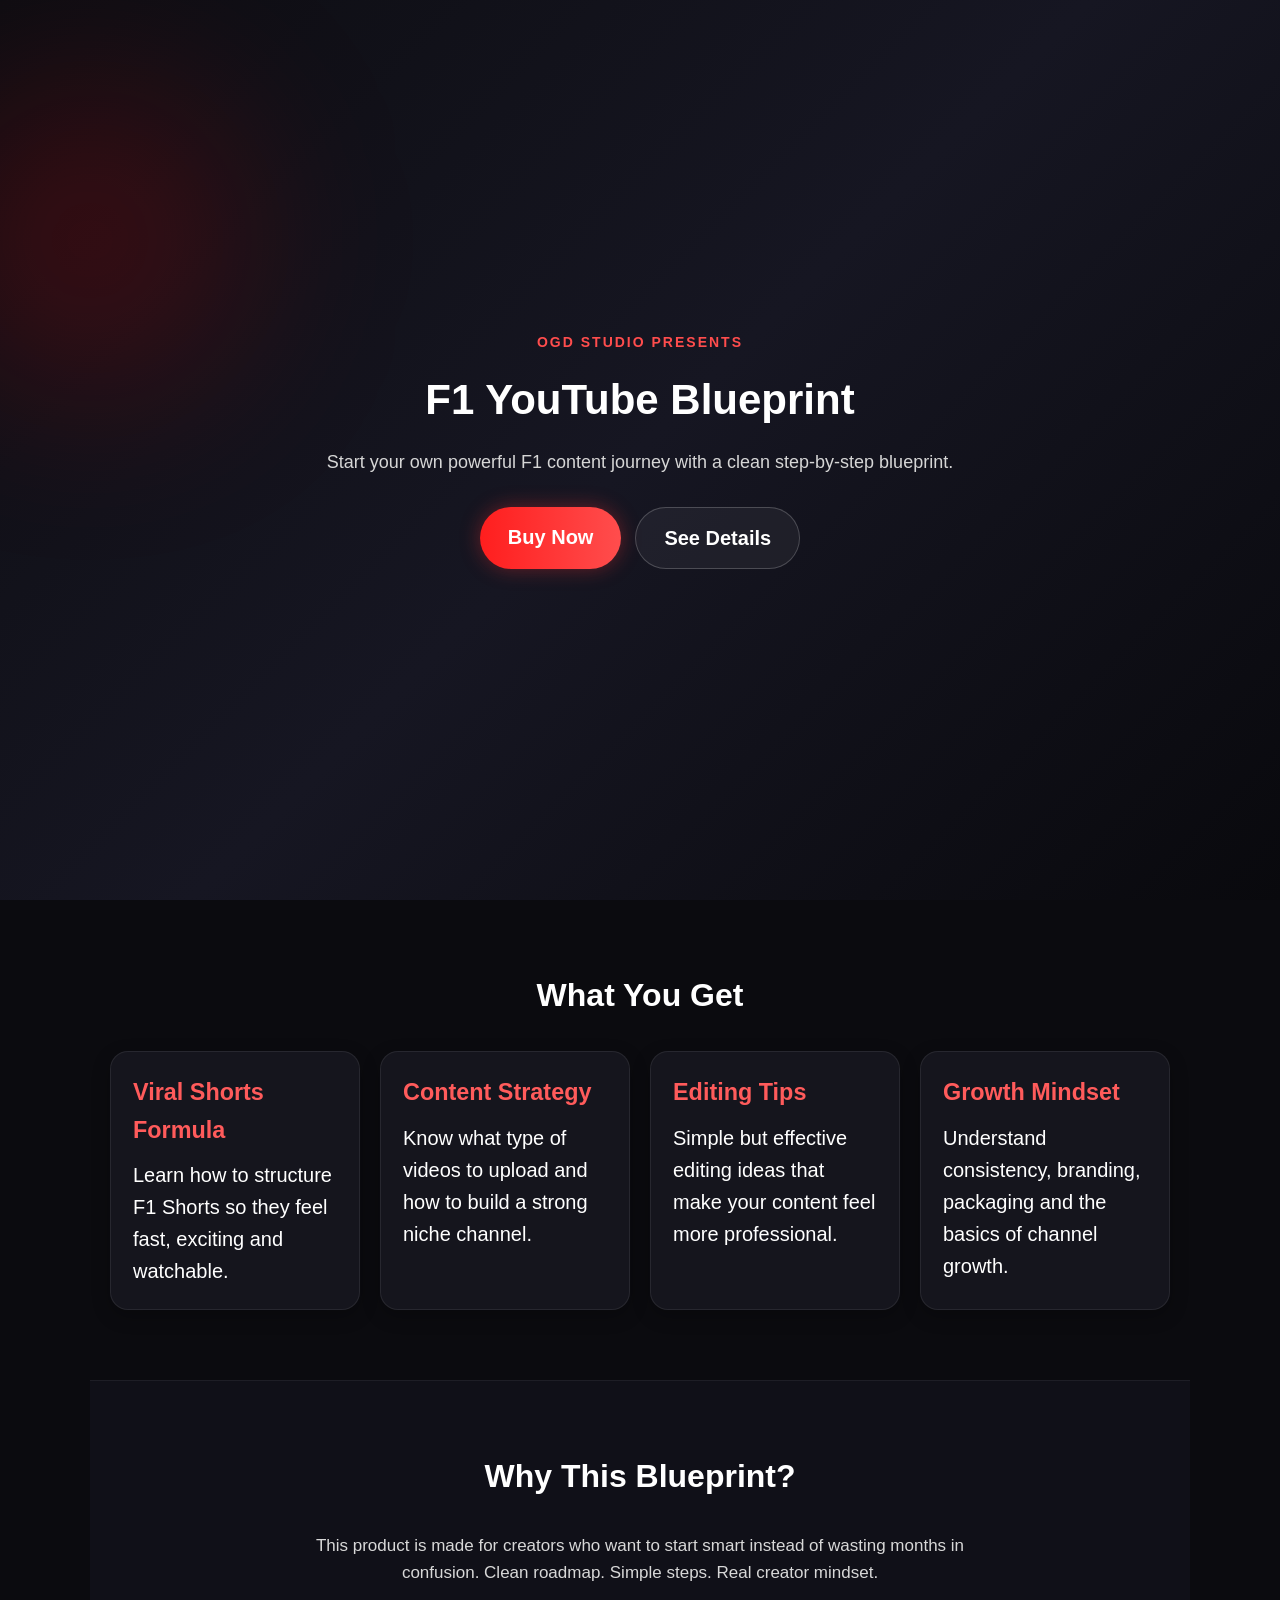
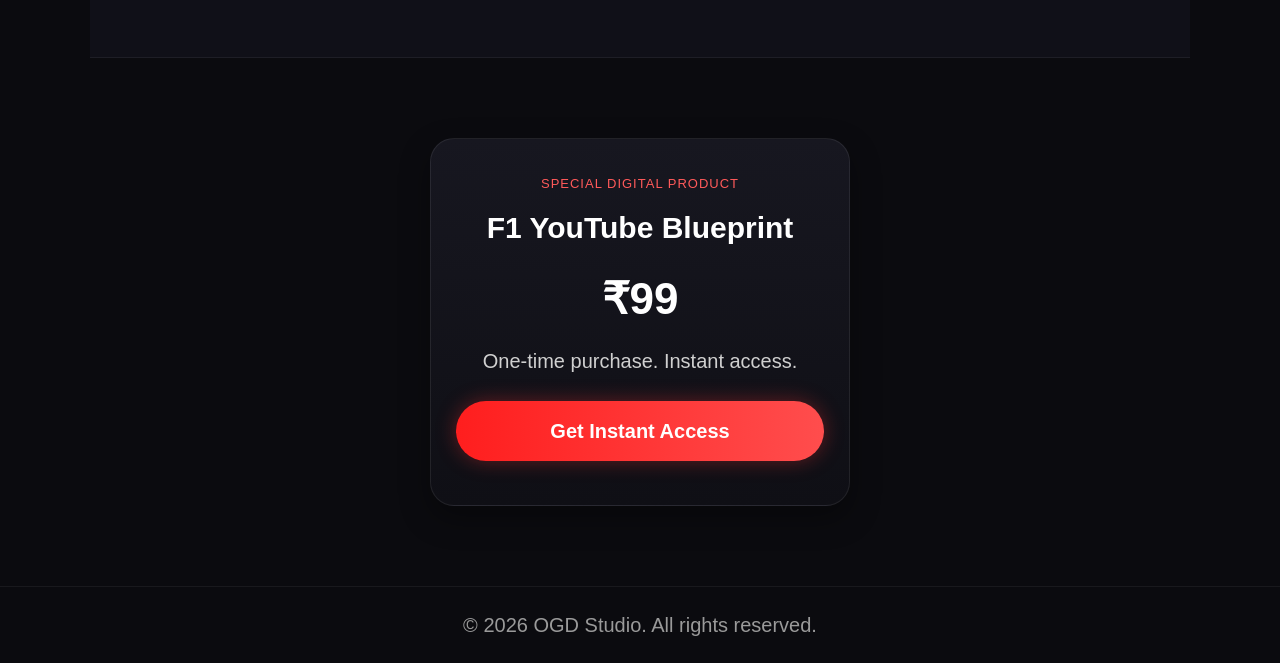
<file: blueprint.html>
<!DOCTYPE html>
<html>

<head>
  <meta charset="UTF-8">
  <meta name="viewport" content="width=device-width, initial-scale=1">
  <title></title>
</head>

<body>
  
</body>

</html>
<!DOCTYPE html>
<html lang="en">
<head>
  <meta charset="UTF-8" />
  <meta name="viewport" content="width=device-width, initial-scale=1.0" />
  <title>OGD Studio | Blueprint</title>
  <link rel="stylesheet" href="style.css" />
</head>
<body>

  <header class="hero">
    <div class="overlay"></div>
    <div class="hero-content">
      <p class="tag">OGD STUDIO PRESENTS</p>
      <h1>F1 YouTube Blueprint</h1>
      <p class="subtitle">
        Start your own powerful F1 content journey with a clean step-by-step blueprint.
      </p>

      <div class="hero-buttons">
        <a href="https://ogdstudio.gumroad.com/l/gqbqjv" class="buy-btn" target="_blank">
          Buy Now
          <span class="glow"></span>
        </a>

        <a href="#details" class="secondary-btn">See Details</a>
      </div>
    </div>
  </header>

  <section class="section" id="details">
    <h2>What You Get</h2>
    <div class="cards">
      <div class="card">
        <h3>Viral Shorts Formula</h3>
        <p>Learn how to structure F1 Shorts so they feel fast, exciting and watchable.</p>
      </div>

      <div class="card">
        <h3>Content Strategy</h3>
        <p>Know what type of videos to upload and how to build a strong niche channel.</p>
      </div>

      <div class="card">
        <h3>Editing Tips</h3>
        <p>Simple but effective editing ideas that make your content feel more professional.</p>
      </div>

      <div class="card">
        <h3>Growth Mindset</h3>
        <p>Understand consistency, branding, packaging and the basics of channel growth.</p>
      </div>
    </div>
  </section>

  <section class="section dark-section">
    <h2>Why This Blueprint?</h2>
    <p class="center-text">
      This product is made for creators who want to start smart instead of wasting months in confusion.
      Clean roadmap. Simple steps. Real creator mindset.
    </p>
  </section>

  <section class="pricing">
    <div class="price-card">
      <p class="small-text">SPECIAL DIGITAL PRODUCT</p>
      <h2>F1 YouTube Blueprint</h2>
      <p class="price">₹99</p>
      <p class="price-info">
        One-time purchase. Instant access.
      </p>

      <a href="https://ogdstudio.gumroad.com/l/gqbqjv" class="buy-btn big-btn" target="_blank">
        Get Instant Access
        <span class="glow"></span>
      </a>
    </div>
  </section>

  <footer class="footer">
    <p>© 2026 OGD Studio. All rights reserved.</p>
  </footer>

</body>
  </html>
</file>
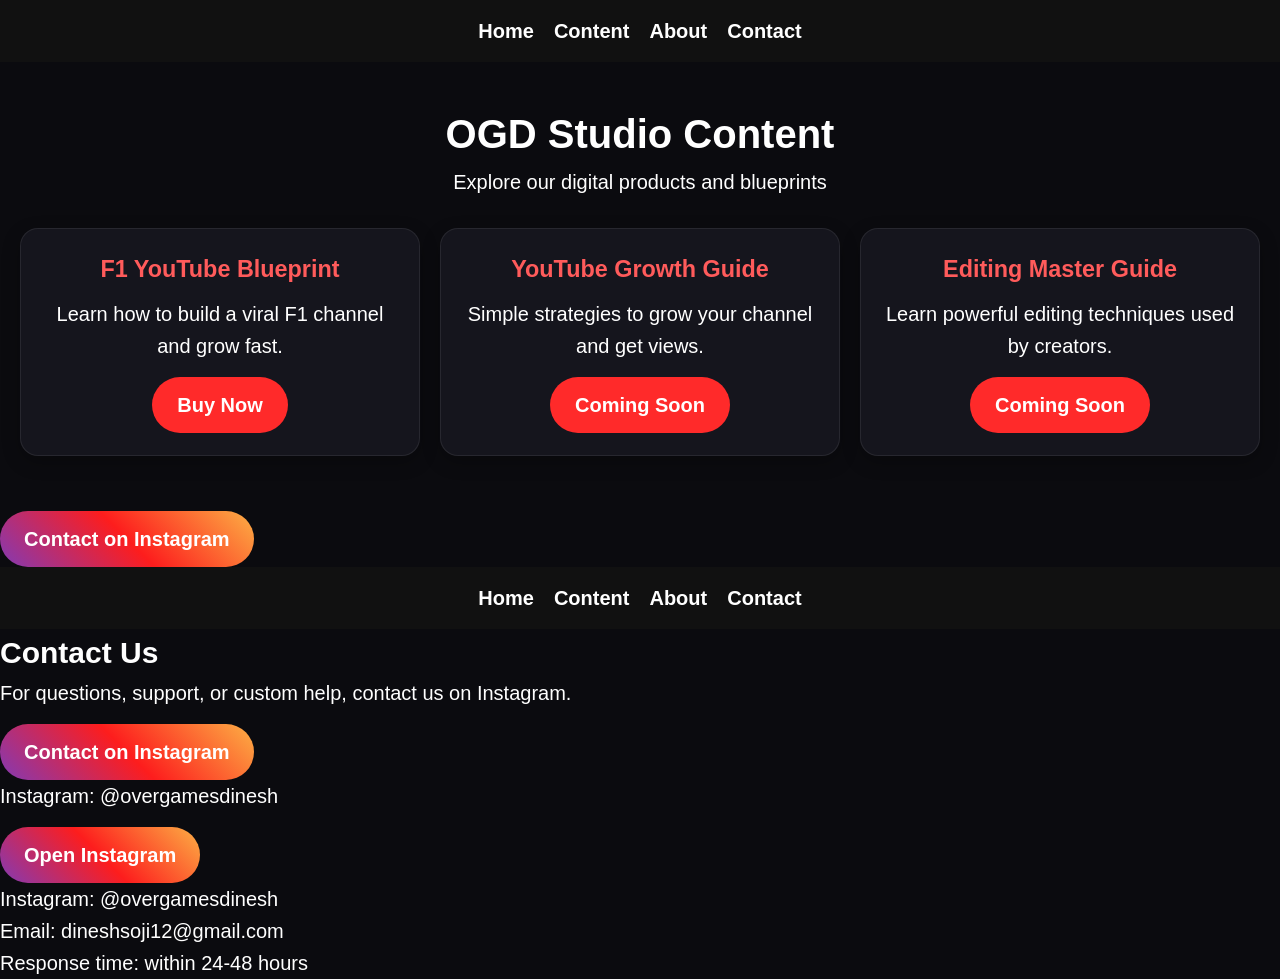
<file: contact.html>
<!DOCTYPE html>
<html>

<head>
  <meta charset="UTF-8">
  <meta name="viewport" content="width=device-width, initial-scale=1">
  <title></title>
</head>

<body>
  
</body>

</html>
<!DOCTYPE html>
<html>
<head>
<title>OGD Studio Content</title>
<meta name="viewport" content="width=device-width, initial-scale=1.0">

<link rel="stylesheet" href="style.css">

<style>

body{
background:#0b0b0f;
font-family:Arial;
color:white;
margin:0;
}

.navbar{
display:flex;
justify-content:center;
gap:20px;
padding:15px;
background:#111;
}

.navbar a{
color:white;
text-decoration:none;
font-weight:bold;
}

.navbar a:hover{
color:#ff3c3c;
}

.container{
padding:40px 20px;
text-align:center;
}

.cards{
display:grid;
grid-template-columns:repeat(auto-fit,minmax(250px,1fr));
gap:20px;
margin-top:30px;
}

.card{
background:#15151d;
padding:20px;
border-radius:15px;
transition:0.3s;
}

.card:hover{
transform:translateY(-6px);
}

.buybtn{
display:inline-block;
margin-top:15px;
padding:12px 25px;
background:#ff2a2a;
color:white;
border-radius:30px;
text-decoration:none;
font-weight:bold;
}

.buybtn:hover{
background:#ff4a4a;
}

</style>

</head>

<body>

<nav class="navbar">
<a href="index.html">Home</a>
<a href="content.html">Content</a>
<a href="about.html">About</a>
<a href="contact.html">Contact</a>
</nav>

<div class="container">

<h1>OGD Studio Content</h1>
<p>Explore our digital products and blueprints</p>

<div class="cards">

<div class="card">
<h3>F1 YouTube Blueprint</h3>
<p>Learn how to build a viral F1 channel and grow fast.</p>

<a href="https://ogdstudio.gumroad.com/l/gqbqjv" class="buybtn">
Buy Now
</a>

</div>

<div class="card">
<h3>YouTube Growth Guide</h3>
<p>Simple strategies to grow your channel and get views.</p>

<a href="#" class="buybtn">
Coming Soon
</a>

</div>

<div class="card">
<h3>Editing Master Guide</h3>
<p>Learn powerful editing techniques used by creators.</p>

<a href="#" class="buybtn">
Coming Soon
</a>

</div>

</div>

</div>

</body>
</html>
<a href="https://instagram.com/overgamesdinesh" target="_blank" class="insta-btn">
  Contact on Instagram
</a>
<!DOCTYPE html>
<html>
<head>
  <title>Contact - OGD Studio</title>
  <meta name="viewport" content="width=device-width, initial-scale=1.0">
  <link rel="stylesheet" href="style.css">
</head>
<body>

  <nav class="navbar">
    <a href="index.html">Home</a>
    <a href="content.html">Content</a>
    <a href="about.html">About</a>
    <a href="contact.html">Contact</a>
  </nav>

  <section class="page">
    <h1>Contact Us</h1>
    <p>For questions, support, or custom help, contact us on Instagram.</p>

    <a href="https://instagram.com/overgamesdinesh" target="_blank" class="insta-btn">
      Contact on Instagram
    </a>
  </section>

</body>
</html>
<p>Instagram: @overgamesdinesh</p>
<a href="https://instagram.com/overgmesdinesh" target="_blank" class="insta-btn">
  Open Instagram
</a>
<p>Instagram: @overgamesdinesh</p>
<p>Email: dineshsoji12@gmail.com</p>
<p>Response time: within 24-48 hours</p>
</file>
<file: style.css>
body {
    font-size: 15pt;
}
* {
  margin: 0;
  padding: 0;
  box-sizing: border-box;
}

html {
  scroll-behavior: smooth;
}

body {
  font-family: Arial, sans-serif;
  background: #0b0b0f;
  color: white;
  line-height: 1.6;
}

.hero {
  position: relative;
  min-height: 100vh;
  background: linear-gradient(135deg, #0d0d12, #161622, #09090d);
  display: flex;
  align-items: center;
  justify-content: center;
  text-align: center;
  padding: 30px 20px;
  overflow: hidden;
}

.overlay {
  position: absolute;
  width: 300px;
  height: 300px;
  background: rgba(255, 0, 0, 0.18);
  filter: blur(90px);
  border-radius: 50%;
  top: 10%;
  left: -60px;
  animation: floatGlow 5s ease-in-out infinite;
}

.hero-content {
  position: relative;
  z-index: 2;
  max-width: 800px;
}

.tag {
  color: #ff4d4d;
  font-weight: bold;
  letter-spacing: 2px;
  margin-bottom: 12px;
  font-size: 14px;
}

.hero h1 {
  font-size: 42px;
  margin-bottom: 15px;
}

.subtitle {
  font-size: 18px;
  color: #d6d6d6;
  margin-bottom: 30px;
}

.hero-buttons {
  display: flex;
  gap: 14px;
  justify-content: center;
  flex-wrap: wrap;
}

.buy-btn,
.secondary-btn {
  text-decoration: none;
  padding: 14px 28px;
  border-radius: 50px;
  font-weight: bold;
  display: inline-block;
  position: relative;
  overflow: hidden;
  transition: 0.3s ease;
}

.buy-btn {
  background: linear-gradient(90deg, #ff1e1e, #ff4d4d);
  color: white;
  box-shadow: 0 0 20px rgba(255, 50, 50, 0.35);
}

.buy-btn:hover {
  transform: translateY(-3px) scale(1.04);
  box-shadow: 0 0 30px rgba(255, 70, 70, 0.55);
}

.secondary-btn {
  border: 1px solid rgba(255,255,255,0.2);
  color: white;
  background: rgba(255,255,255,0.05);
}

.secondary-btn:hover {
  background: rgba(255,255,255,0.12);
  transform: translateY(-2px);
}

.glow {
  position: absolute;
  top: 0;
  left: -80%;
  width: 60%;
  height: 100%;
  background: linear-gradient(
    120deg,
    transparent,
    rgba(255,255,255,0.5),
    transparent
  );
  transform: skewX(-25deg);
  animation: shine 2.3s linear infinite;
}

.section {
  padding: 70px 20px;
  max-width: 1100px;
  margin: auto;
}

.section h2 {
  text-align: center;
  font-size: 32px;
  margin-bottom: 30px;
}

.cards {
  display: grid;
  grid-template-columns: repeat(auto-fit, minmax(220px, 1fr));
  gap: 20px;
}

.card {
  background: #15151d;
  padding: 22px;
  border-radius: 18px;
  border: 1px solid rgba(255,255,255,0.08);
  transition: 0.3s ease;
  box-shadow: 0 6px 18px rgba(0,0,0,0.25);
}

.card:hover {
  transform: translateY(-6px);
  border-color: rgba(255, 70, 70, 0.4);
}

.card h3 {
  margin-bottom: 10px;
  color: #ff5b5b;
}

.dark-section {
  background: #101018;
  border-top: 1px solid rgba(255,255,255,0.06);
  border-bottom: 1px solid rgba(255,255,255,0.06);
}

.center-text {
  max-width: 700px;
  margin: auto;
  text-align: center;
  color: #d8d8d8;
  font-size: 17px;
}

.pricing {
  padding: 80px 20px;
  display: flex;
  justify-content: center;
}

.price-card {
  background: linear-gradient(180deg, #171720, #0f0f15);
  border: 1px solid rgba(255,255,255,0.08);
  border-radius: 24px;
  padding: 35px 25px;
  text-align: center;
  width: 100%;
  max-width: 420px;
  box-shadow: 0 12px 30px rgba(0,0,0,0.35);
}

.small-text {
  color: #ff5a5a;
  letter-spacing: 1px;
  font-size: 13px;
  margin-bottom: 10px;
}

.price-card h2 {
  margin-bottom: 12px;
}

.price {
  font-size: 44px;
  font-weight: bold;
  color: #ffffff;
  margin-bottom: 10px;
}

.price-info {
  color: #d0d0d0;
  margin-bottom: 24px;
}

.big-btn {
  width: 100%;
}

.footer {
  text-align: center;
  padding: 22px;
  color: #9a9a9a;
  border-top: 1px solid rgba(255,255,255,0.06);
}

@keyframes shine {
  0% {
    left: -80%;
  }
  100% {
    left: 130%;
  }
}

@keyframes floatGlow {
  0%, 100% {
    transform: translateY(0px);
  }
  50% {
    transform: translateY(35px);
  }
}

@media (max-width: 600px) {
  .hero h1 {
    font-size: 31px;
  }

  .subtitle {
    font-size: 16px;
  }

  .section h2 {
    font-size: 26px;
  }

  .price {
    font-size: 38px;
  }
}
.premium-btn {
  position: relative;
  display: inline-flex;
  align-items: center;
  justify-content: center;
  padding: 15px 34px;
  border-radius: 999px;
  text-decoration: none;
  color: white;
  font-weight: bold;
  background: linear-gradient(90deg, #ff1a1a, #ff6a00, #ff1a1a);
  background-size: 200% auto;
  animation: gradientMove 3s linear infinite;
  box-shadow: 0 0 18px rgba(255, 60, 60, 0.45);
  transition: transform 0.25s ease;
}

.premium-btn:hover {
  transform: scale(1.06) translateY(-2px);
}

.premium-btn::before {
  content: "";
  position: absolute;
  inset: -2px;
  border-radius: 999px;
  padding: 2px;
  background: linear-gradient(90deg, #ff4545, #ffffff, #ff4545);
  -webkit-mask: linear-gradient(#000 0 0) content-box, linear-gradient(#000 0 0);
  -webkit-mask-composite: xor;
  mask-composite: exclude;
  opacity: 0.8;
}

@keyframes gradientMove {
  0% {
    background-position: 0% center;
  }
  100% {
    background-position: 200% center;
  }
}
.insta-btn{
  display:inline-block;
  margin-top:15px;
  padding:12px 24px;
  background:linear-gradient(45deg,#833ab4,#fd1d1d,#fcb045);
  color:white;
  text-decoration:none;
  border-radius:30px;
  font-weight:bold;
  transition:0.3s ease;
}

.insta-btn:hover{
  transform:translateY(-3px) scale(1.05);
  box-shadow:0 8px 20px rgba(253,29,29,0.35);
}
.bottom-links{
  display:flex;
  justify-content:center;
  align-items:center;
  flex-wrap:wrap;
  gap:12px;
  padding:25px 15px 40px;
}

.bottom-links a{
  text-decoration:none;
  background:#ff1e1e;
  color:white;
  padding:12px 18px;
  border-radius:12px;
  font-size:16px;
  font-weight:bold;
  transition:0.3s ease;
  display:inline-block;
}

.bottom-links a:hover{
  transform:translateY(-2px);
  background:#ff3b3b;
}
.bottom-links a{
  text-decoration:none;
  background:#ff1e1e;
  color:white;
  padding:14px 20px;
  border-radius:12px;
  font-size:16px;
  font-weight:bold;
  transition:0.3s ease;
  display:block;
  width:220px;
  text-align:center;
}
.bottom-links{
  display:flex;
  justify-content:center;
  align-items:center;
  flex-wrap:wrap;
  gap:12px;
  padding:25px 15px 40px;
}

.bottom-links a{
  text-decoration:none;
  background:#ff1e1e;
  color:white;
  padding:12px 18px;
  border-radius:12px;
  font-size:16px;
  font-weight:bold;
  transition:0.3s ease;
  display:inline-block;
}

.bottom-links a:hover{
  transform:translateY(-2px);
  background:#ff3b3b;
}
#particles-js{
position:fixed;
width:100%;
height:100%;
top:0;
left:0;
z-index:-1;
background:#000;
  }
</file>
